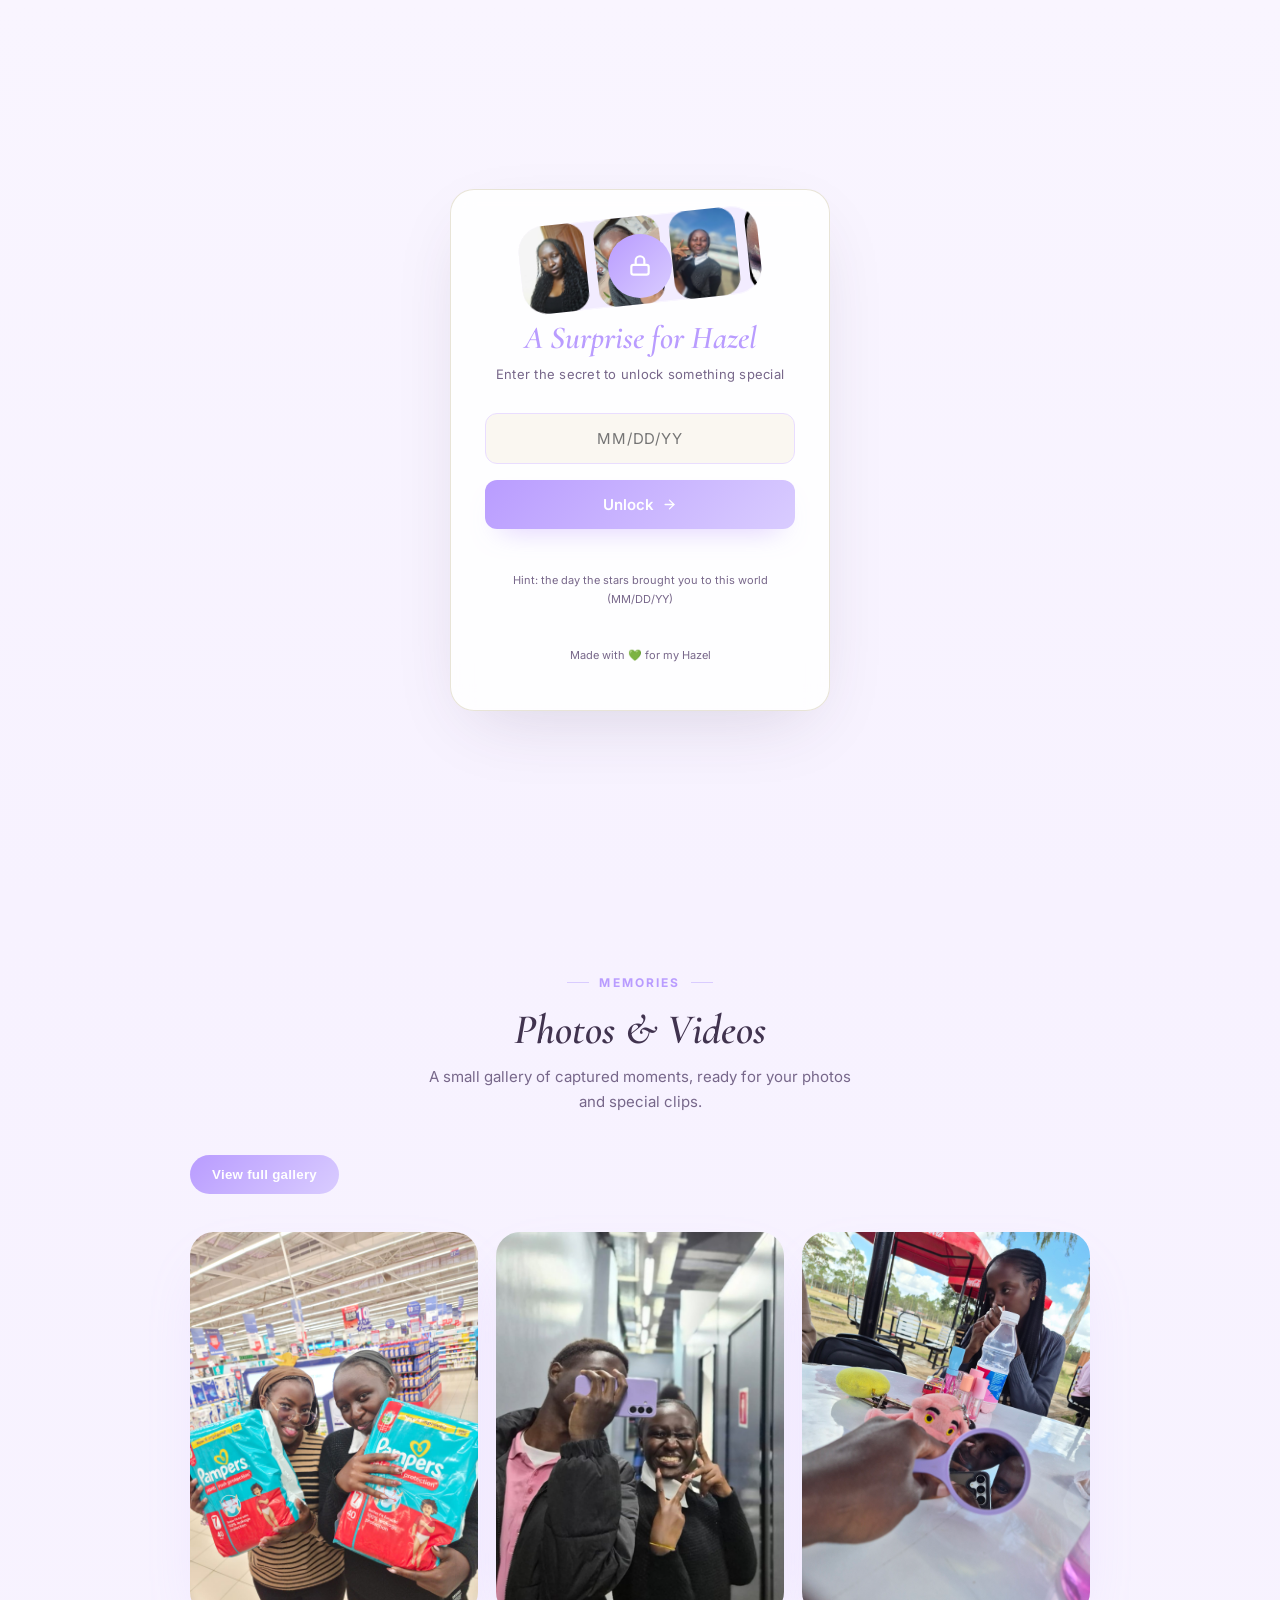
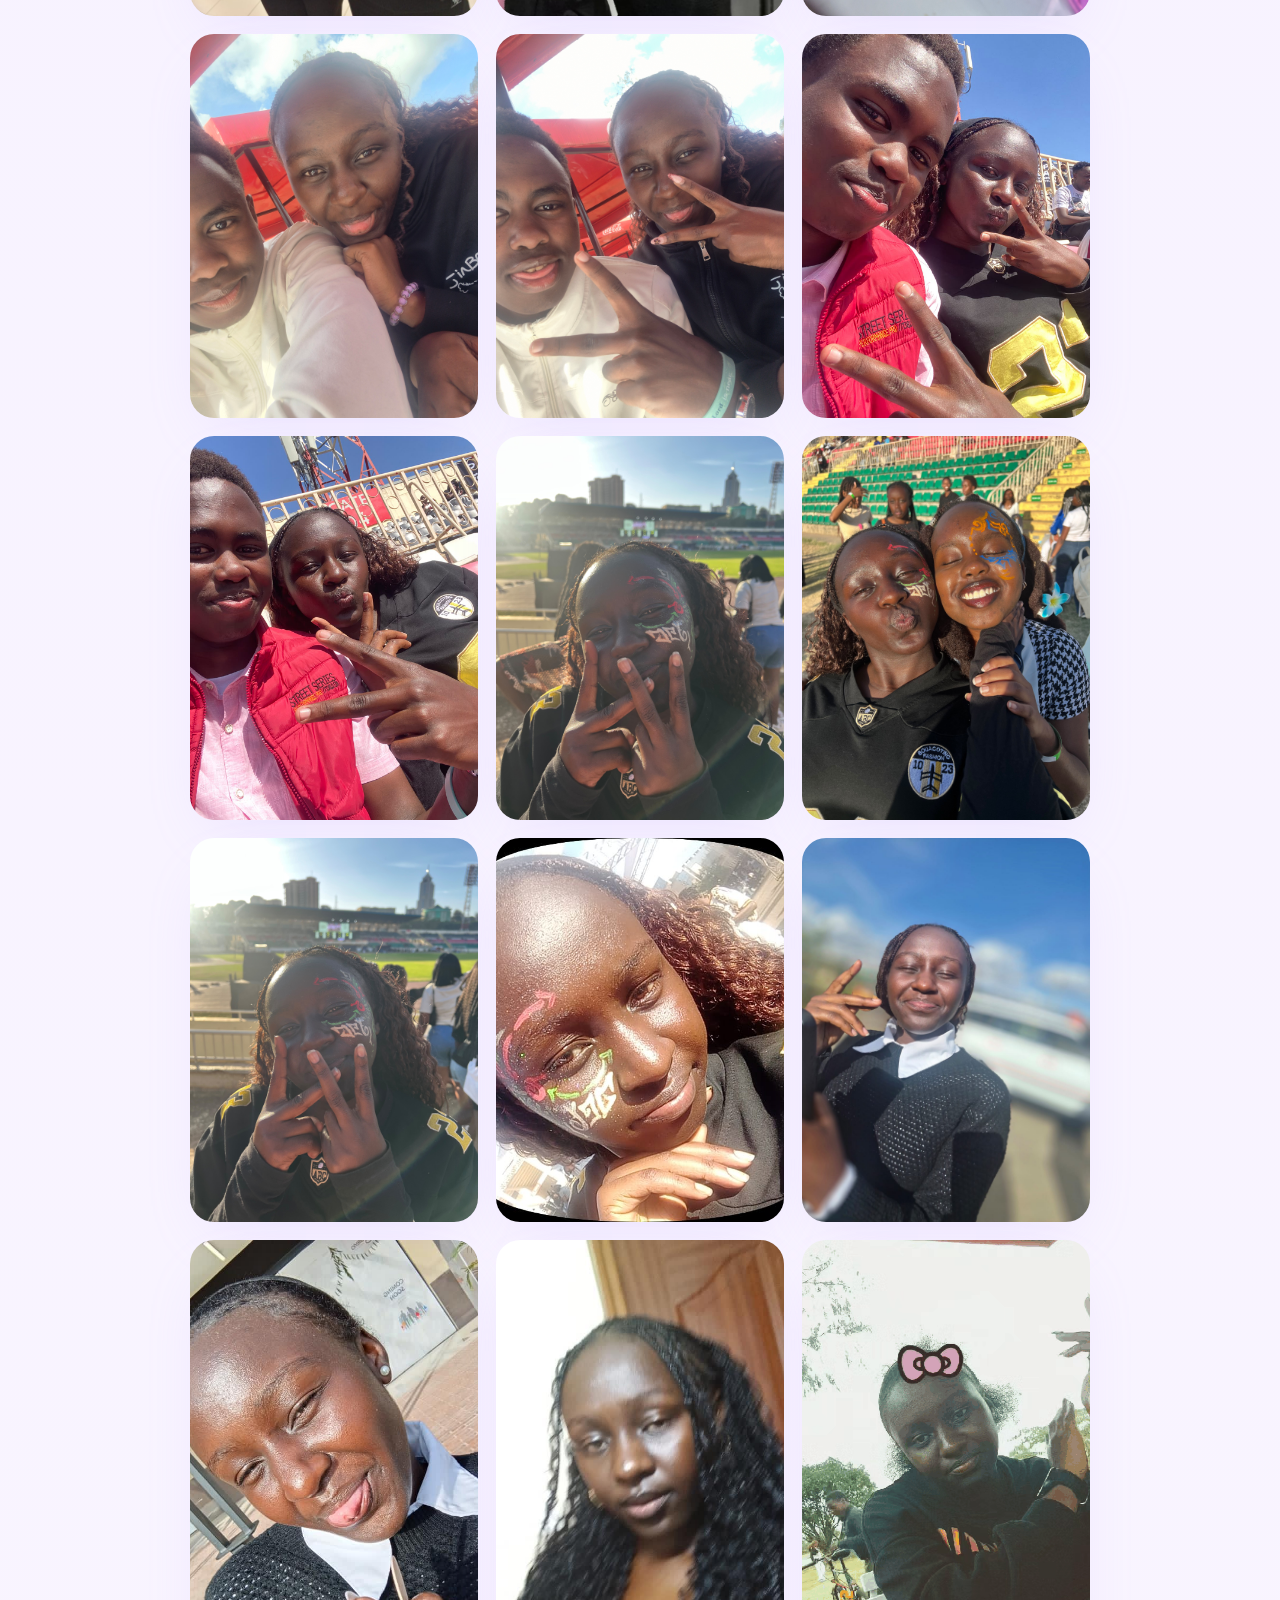
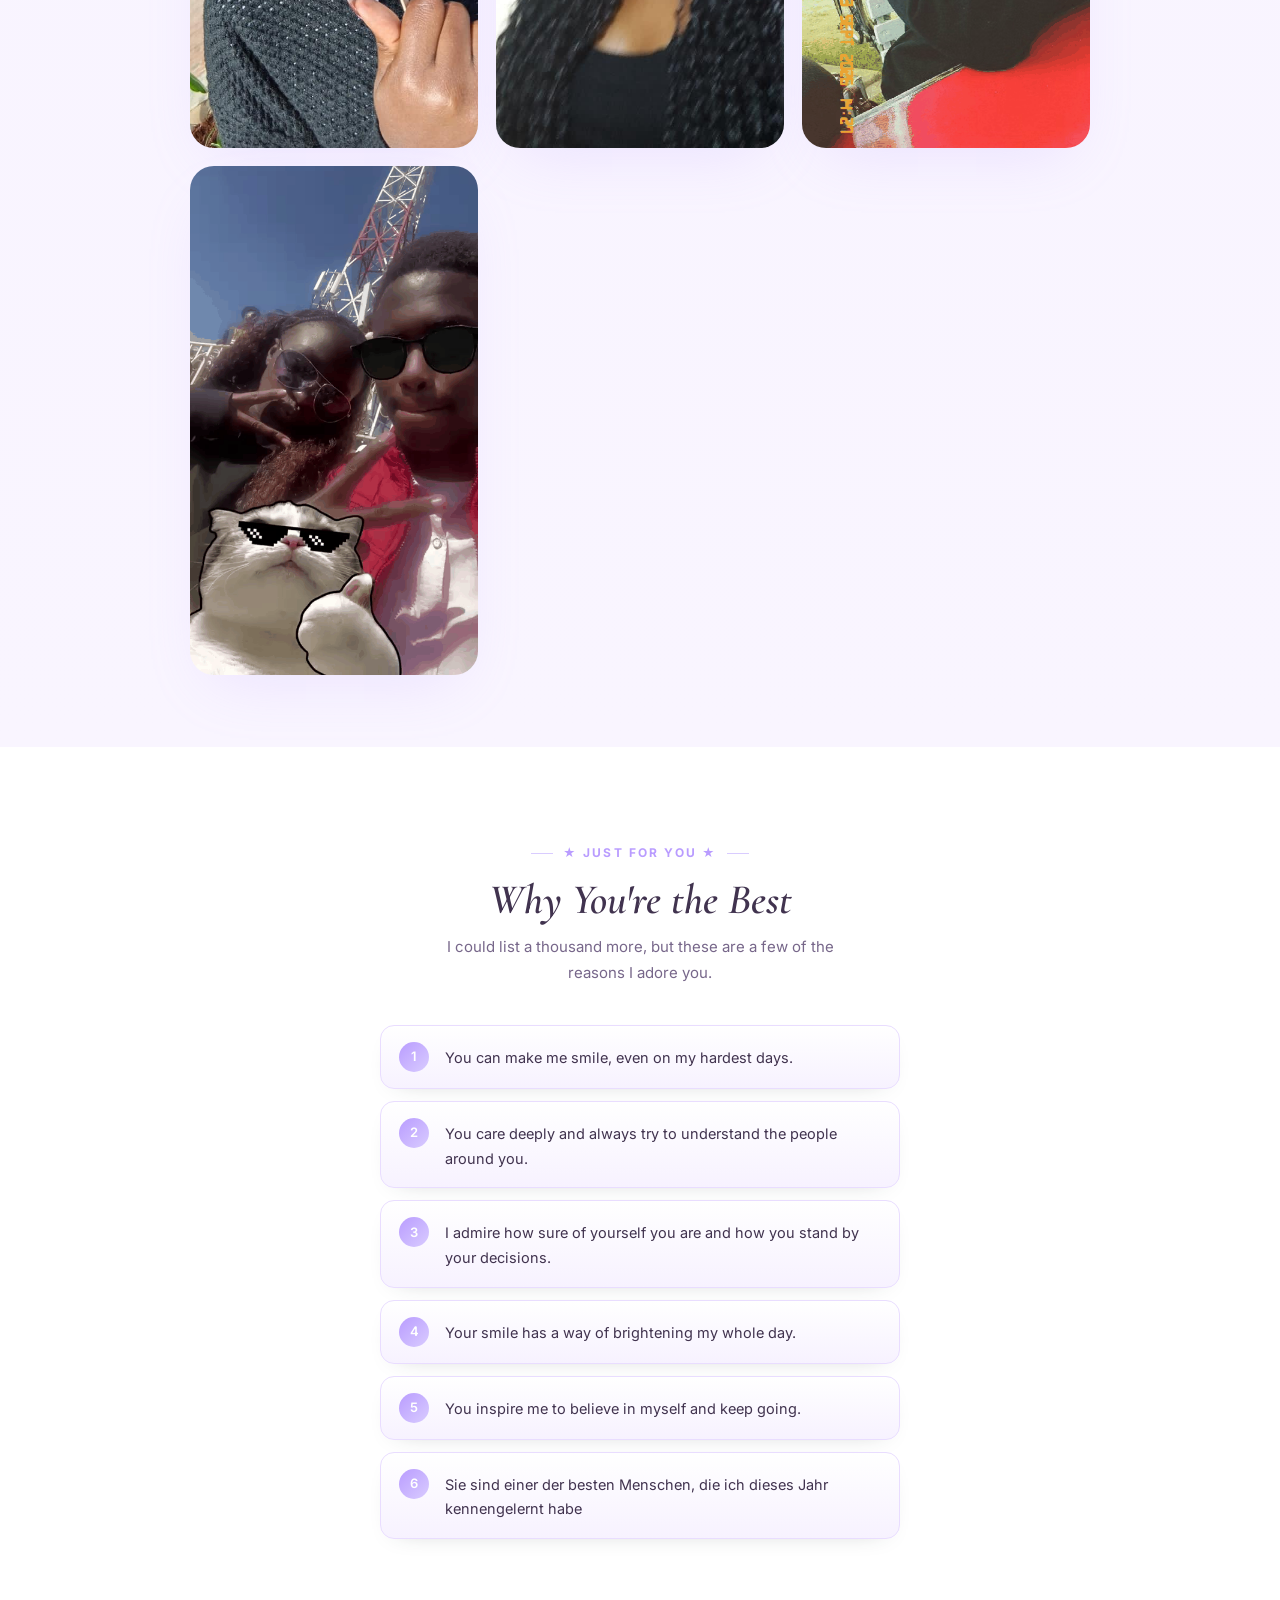
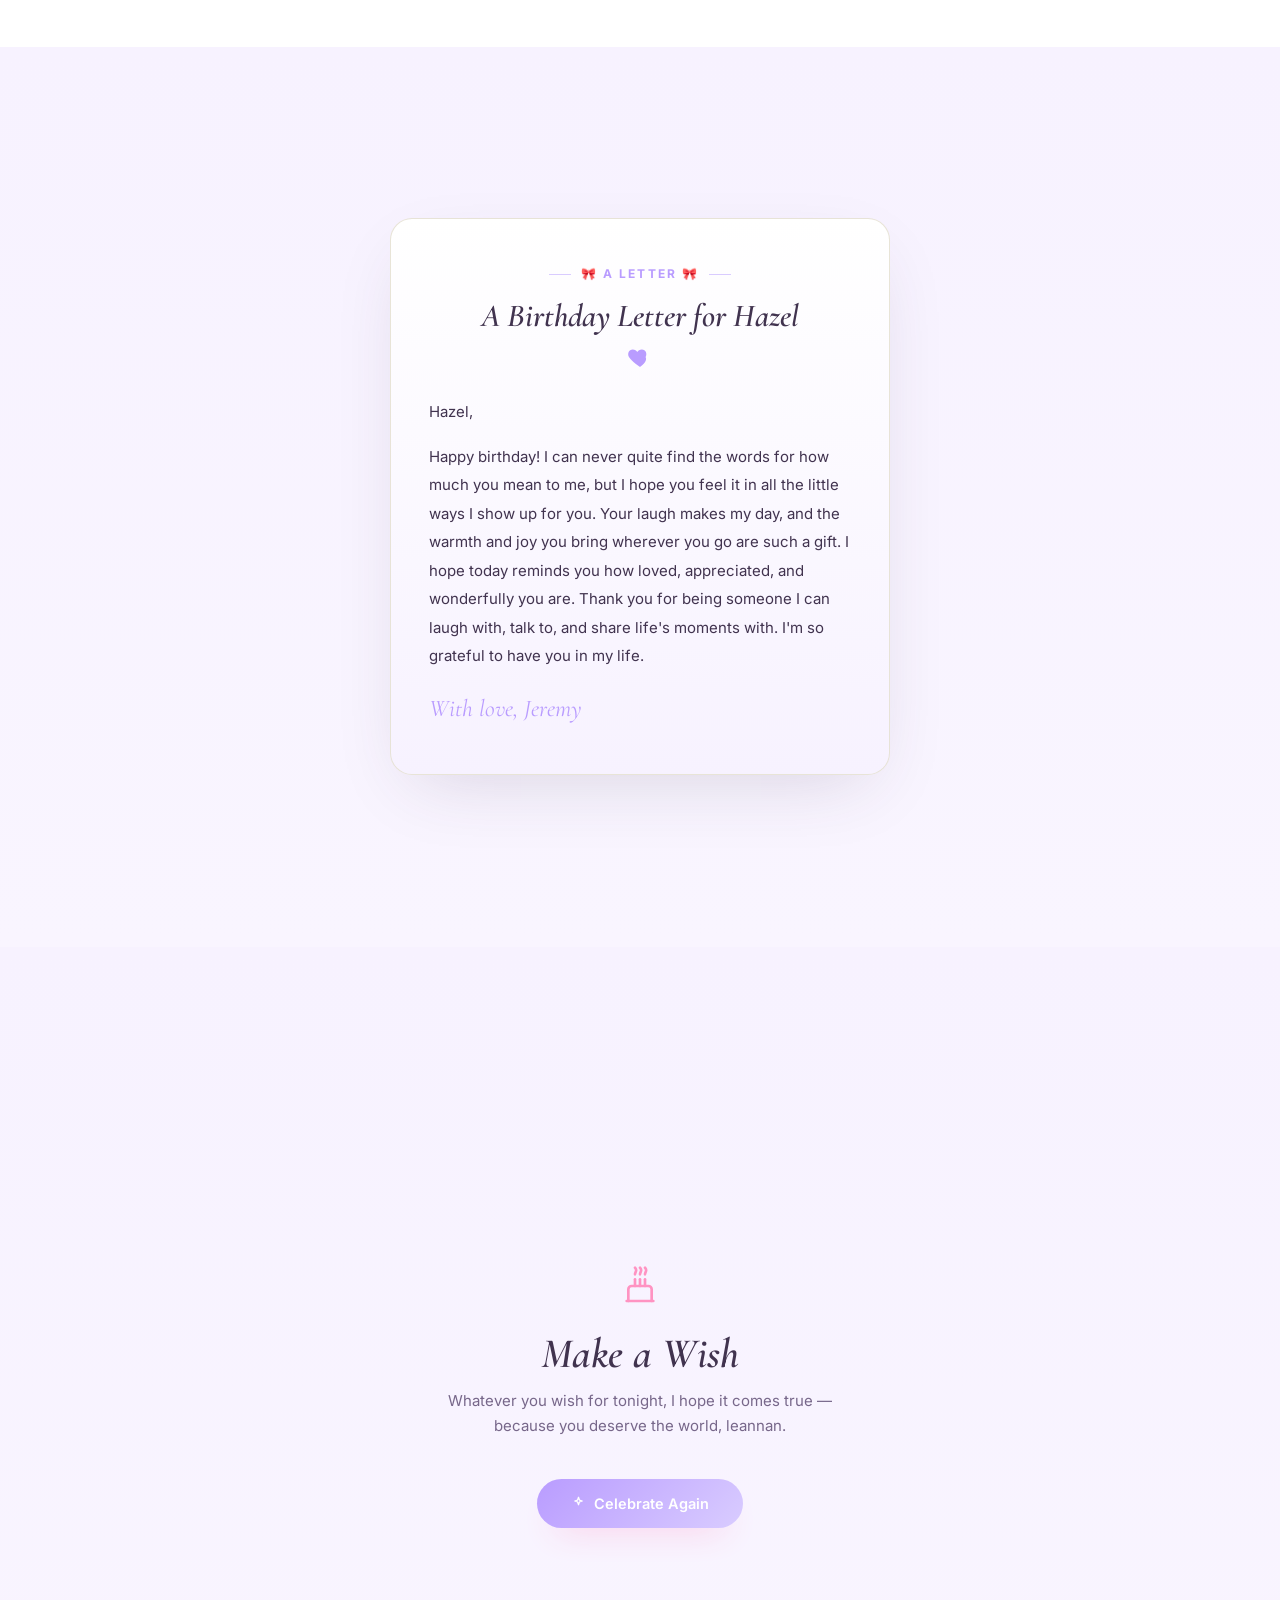
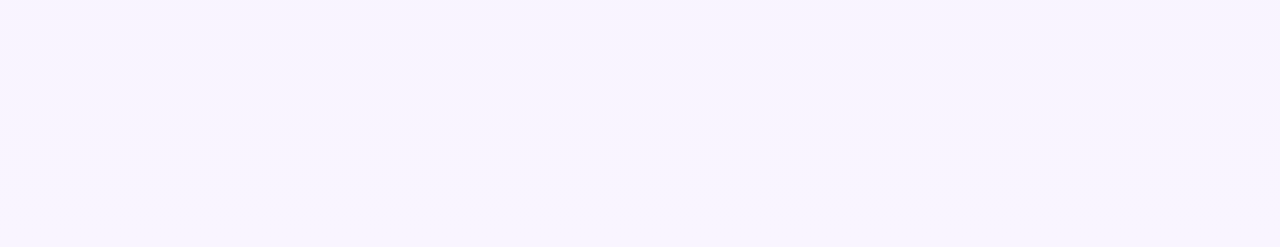
<file: index.html>
<!DOCTYPE html>
<html lang="en">
<head>
<meta charset="UTF-8">
<meta name="viewport" content="width=device-width, initial-scale=1.0">
<title>A Surprise for Hazel</title>
<link rel="preconnect" href="https://fonts.googleapis.com">
<link href="https://fonts.googleapis.com/css2?family=Cormorant+Garamond:ital,wght@0,500;0,600;1,500&family=Italiana&family=Inter:wght@400;500;600&display=swap" rel="stylesheet">
<link rel="stylesheet" href="styles.css">
</head>
<body>

<!-- ================= LOCK ================= -->
  <section class="section" id="lock">
    <div class="lock-card">
      <div class="lock-icon-wrap">
        <div class="lock-track">
          <div class="track-scroller" id="slideTrack"></div>
        </div>
        <div class="lock-icon">
          <svg width="26" height="26" viewBox="0 0 24 24" fill="none" stroke="#fff" stroke-width="2" stroke-linecap="round" stroke-linejoin="round"><rect x="4" y="11" width="16" height="9" rx="2"/><path d="M8 11V7a4 4 0 0 1 8 0v4"/></svg>
        </div>
      </div>
      <div class="lock-title">A Surprise for Hazel</div>
      <div class="lock-sub">Enter the secret to unlock something special</div>
      <input type="text" class="lock-input" id="lockInput" placeholder="MM/DD/YY" maxlength="8">
      <button class="lock-btn" onclick="tryUnlock()">Unlock
        <svg width="15" height="15" viewBox="0 0 24 24" fill="none" stroke="#fff" stroke-width="2.2" stroke-linecap="round" stroke-linejoin="round"><line x1="5" y1="12" x2="19" y2="12"/><polyline points="12 5 19 12 12 19"/></svg>
      </button>
      <div class="lock-error" id="lockError"></div>
      <div class="lock-hint">Hint: the day the stars brought you to this world (MM/DD/YY)</div>
      <div class="lock-made">Made with 💚 for my Hazel</div>
    </div>
  </section>

  <!-- ================= GIFTS ================= -->
  <section class="section" id="gifts">
    <div class="gifts-wrap">
      <div class="eyebrow">Tap to open</div>
      <h2 class="title">Your Gifts</h2>
      <p class="subtitle">Three little boxes, each holding a little  magic.</p>
      <div class="gift-grid" id="giftGrid"></div>
    </div>
    <div class="scroll-cue" onclick="document.getElementById('gallery').scrollIntoView()">
      Scroll down
      <svg width="16" height="16" viewBox="0 0 24 24" fill="none" stroke="#6b7a72" stroke-width="2" stroke-linecap="round" stroke-linejoin="round"><line x1="12" y1="5" x2="12" y2="19"/><polyline points="19 12 12 19 5 12"/></svg>
    </div>
  </section>

  <!-- ================= GALLERY ================= -->
  <section class="section" id="gallery">
    <div class="gallery-wrap">
      <div class="eyebrow">Memories</div>
      <h2 class="title">Photos & Videos</h2>
      <p class="subtitle">A small gallery of captured moments, ready for your photos and special clips.</p>
      <button class="gallery-action" type="button" onclick="viewFullGallery()">View full gallery</button>
      <div class="gallery-grid" id="galleryGrid"></div>
    </div>
  </section>

  <!-- ================= REASONS ================= -->
  <section class="section" id="reasons">
    <div class="reasons-list">
      <div class="eyebrow">★ Just for you ★</div>
      <h2 class="title">Why You're the Best</h2>
      <p class="subtitle">I could list a thousand more, but these are a few of the reasons I adore you.</p>
      <div id="reasonsList"></div>
    </div>
  </section>

  <!-- ================= LETTER ================= -->
  <section class="section" id="letter">
    <div class="letter-card">
      <div class="eyebrow" style="justify-content:center;">🎀 A letter 🎀</div>
      <h2 class="title" style="font-size:32px;">A Birthday Letter for Hazel</h2>
      <div class="letter-heart">
        <svg width="26" height="26" viewBox="0 0 24 24" fill="var(--teal-1)"><path d="M12 21s-7.5-4.6-10.2-9.1C0.2 8.9 1.6 5 5.3 5c2 0 3.4 1.1 4.2 2.4C10.3 6.1 11.7 5 13.7 5c3.7 0 5.1 3.9 3.5 6.9C19.5 16.4 12 21 12 21z"/></svg>
      </div>
      <div class="letter-body">
        <p>Hazel,</p>
        <p>Happy birthday! I can never quite find the words for how much you mean to me, but I hope you feel it in all the little ways I show up for you. Your laugh makes my day, and the warmth and joy you bring wherever you go are such a gift. I hope today reminds you how loved, appreciated, and wonderfully you are. Thank you for being someone I can laugh with, talk to, and share life's moments with. I'm so grateful to have you in my life.</p>
      </div>
      <div class="letter-sign">With love, Jeremy</div>
    </div>
  </section>

  <!-- ================= WISH ================= -->
  <section class="section" id="wish">
    <div style="text-align:center; max-width:440px; position:relative; z-index:2;">
      <div class="wish-icon">
        <svg width="40" height="40" viewBox="0 0 24 24" fill="none" stroke="#ff93c2" stroke-width="1.6" stroke-linecap="round" stroke-linejoin="round">
          <path d="M4 21h16"/><path d="M5 21v-7a2 2 0 0 1 2-2h10a2 2 0 0 1 2 2v7"/>
          <path d="M9 12V8"/><path d="M12 12V8"/><path d="M15 12V8"/>
          <path d="M9 5c0-1 .7-1.6.7-2.4C9.7 1.8 9 1 9 1"/>
          <path d="M12 5c0-1 .7-1.6.7-2.4C12.7 1.8 12 1 12 1"/>
          <path d="M15 5c0-1 .7-1.6.7-2.4C15.7 1.8 15 1 15 1"/>
        </svg>
      </div>
      <h2 class="title" style="color: var(--ink);">Make a Wish</h2>
      <p class="subtitle">Whatever you wish for tonight, I hope it comes true &mdash; because you deserve the world, leannan.</p>
      <button class="wish-btn" onclick="celebrate()" style="margin-left:auto; margin-right:auto;">
        <svg width="15" height="15" viewBox="0 0 24 24" fill="none" stroke="#fff" stroke-width="2" stroke-linecap="round" stroke-linejoin="round"><path d="M12 2l1.5 4.5L18 8l-4.5 1.5L12 14l-1.5-4.5L6 8l4.5-1.5z"/></svg>
        Celebrate Again
      </button>
    </div>
    <div id="confettiWrap"></div>
  </section>

<!-- ================= GIFT MODAL ================= -->
<div class="modal-backdrop" id="giftModal" onclick="if(event.target===this) closeGiftModal()">
  <div class="modal">
    <button class="modal-close" onclick="closeGiftModal()">✕</button>
    <div class="modal-icon" id="modalIcon"></div>
    <div class="modal-title" id="modalTitle"></div>
    <div class="modal-text" id="modalText"></div>
  </div>
</div>

<!-- ================= GALLERY MODAL ================= -->
<div class="modal-backdrop" id="galleryModal" onclick="if(event.target===this) closeGalleryModal()">
  <div class="modal gallery-modal">
    <button class="modal-close" onclick="closeGalleryModal()">✕</button>
    <div class="gallery-modal-content" id="galleryModalContent"></div>
  </div>
</div>

<script src="KJ.js"></script>
</body>
</html
</file>
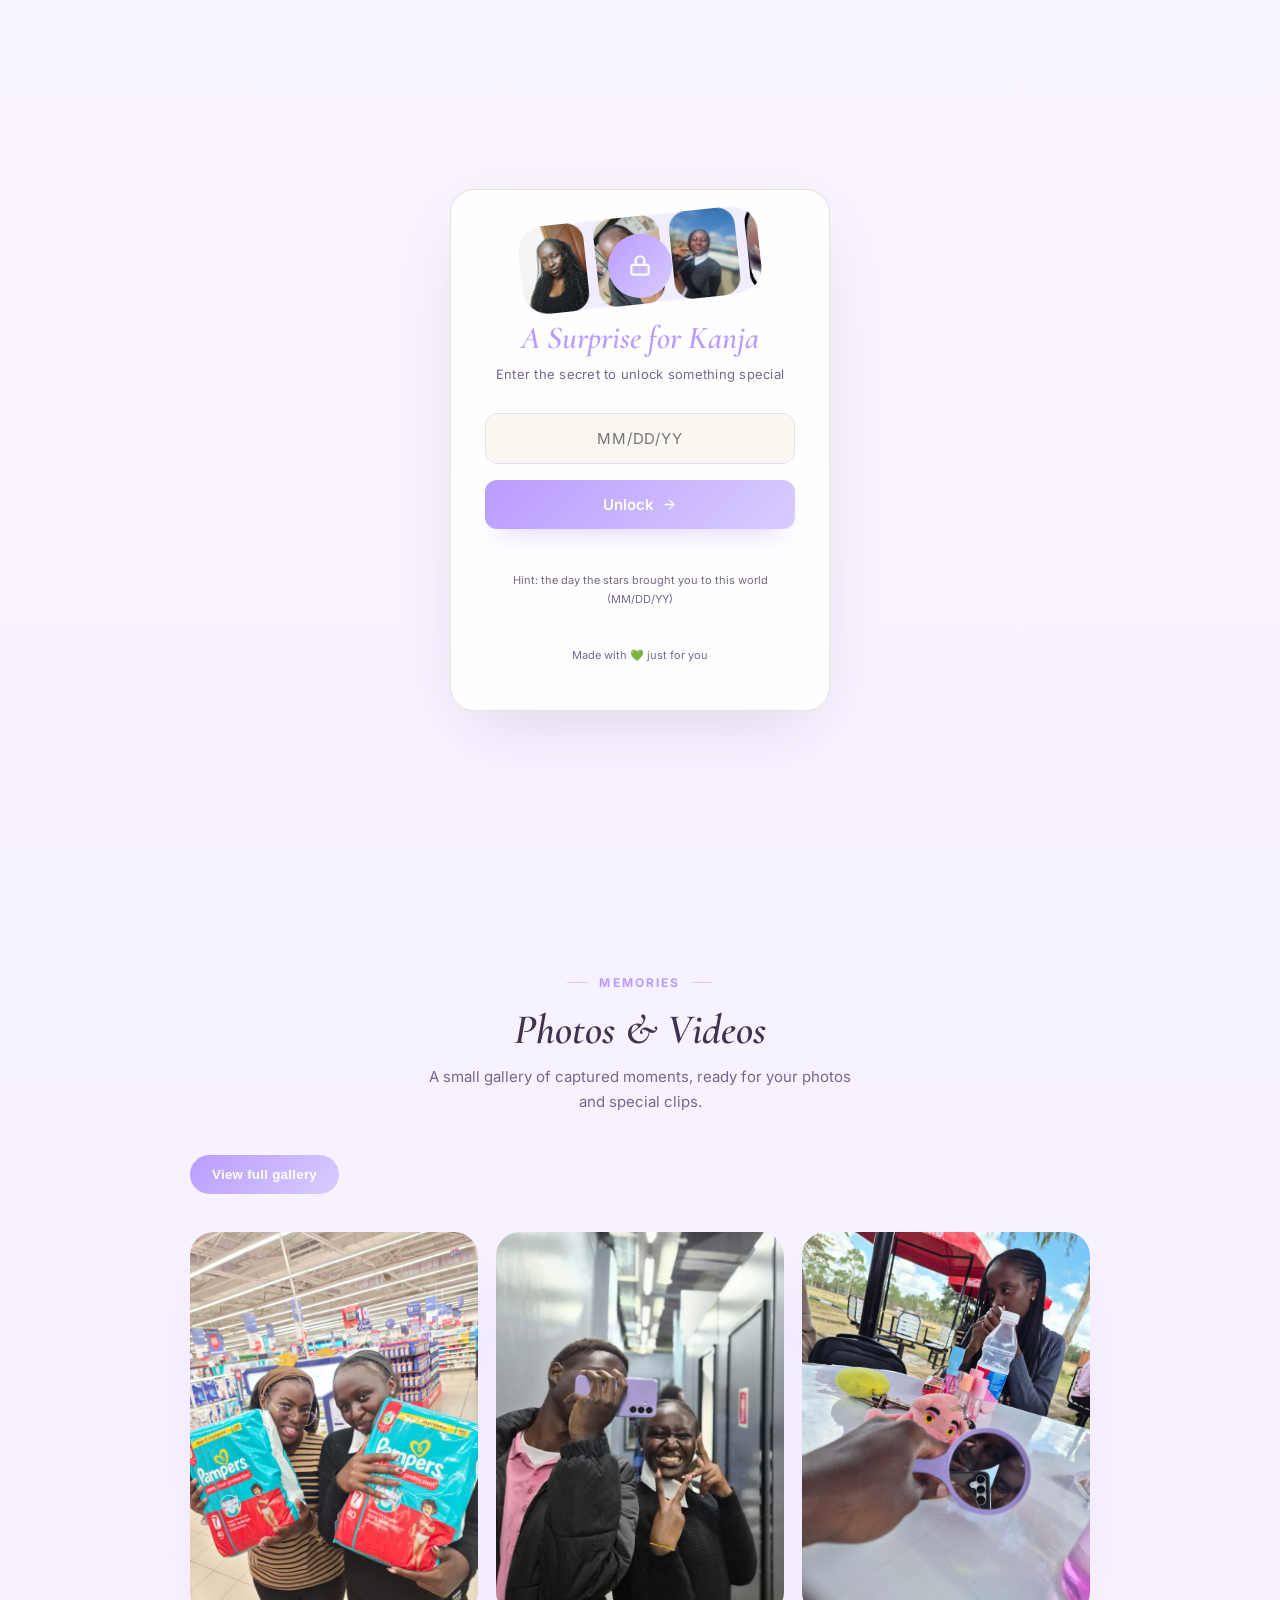
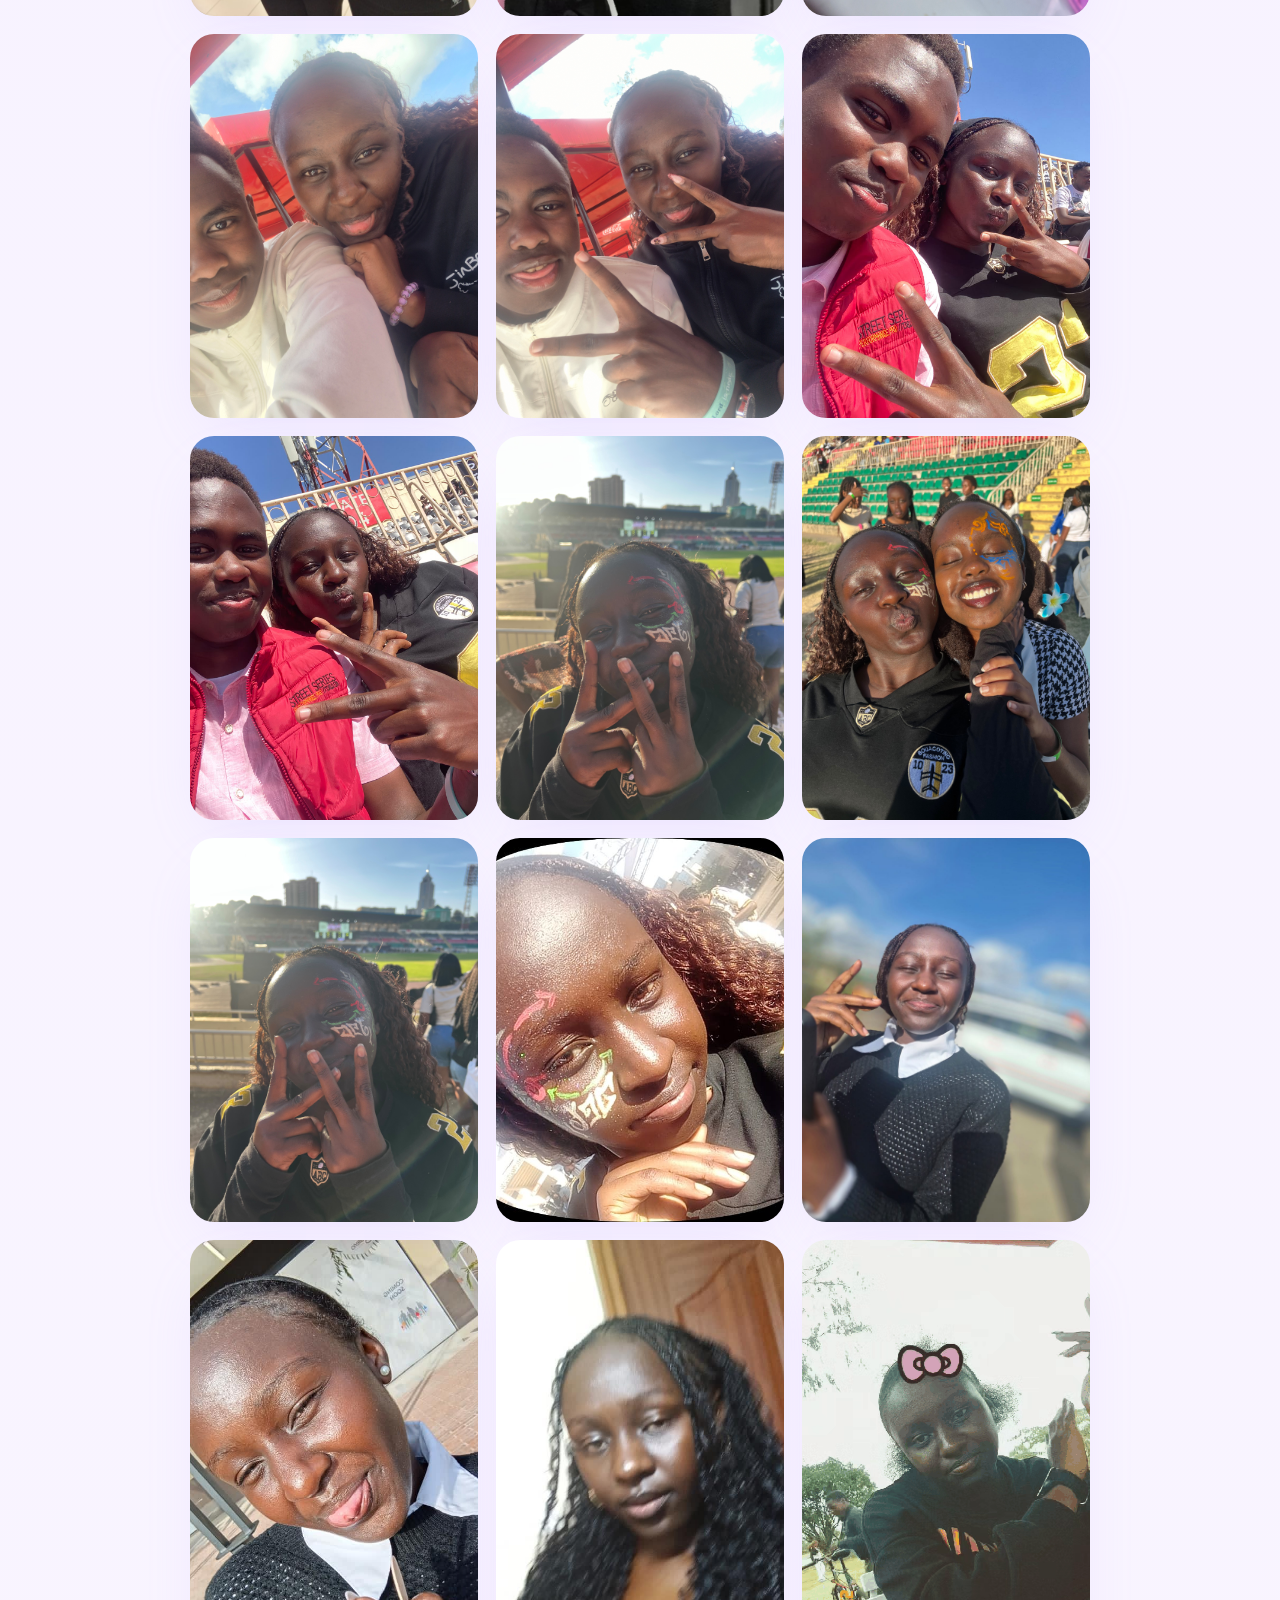
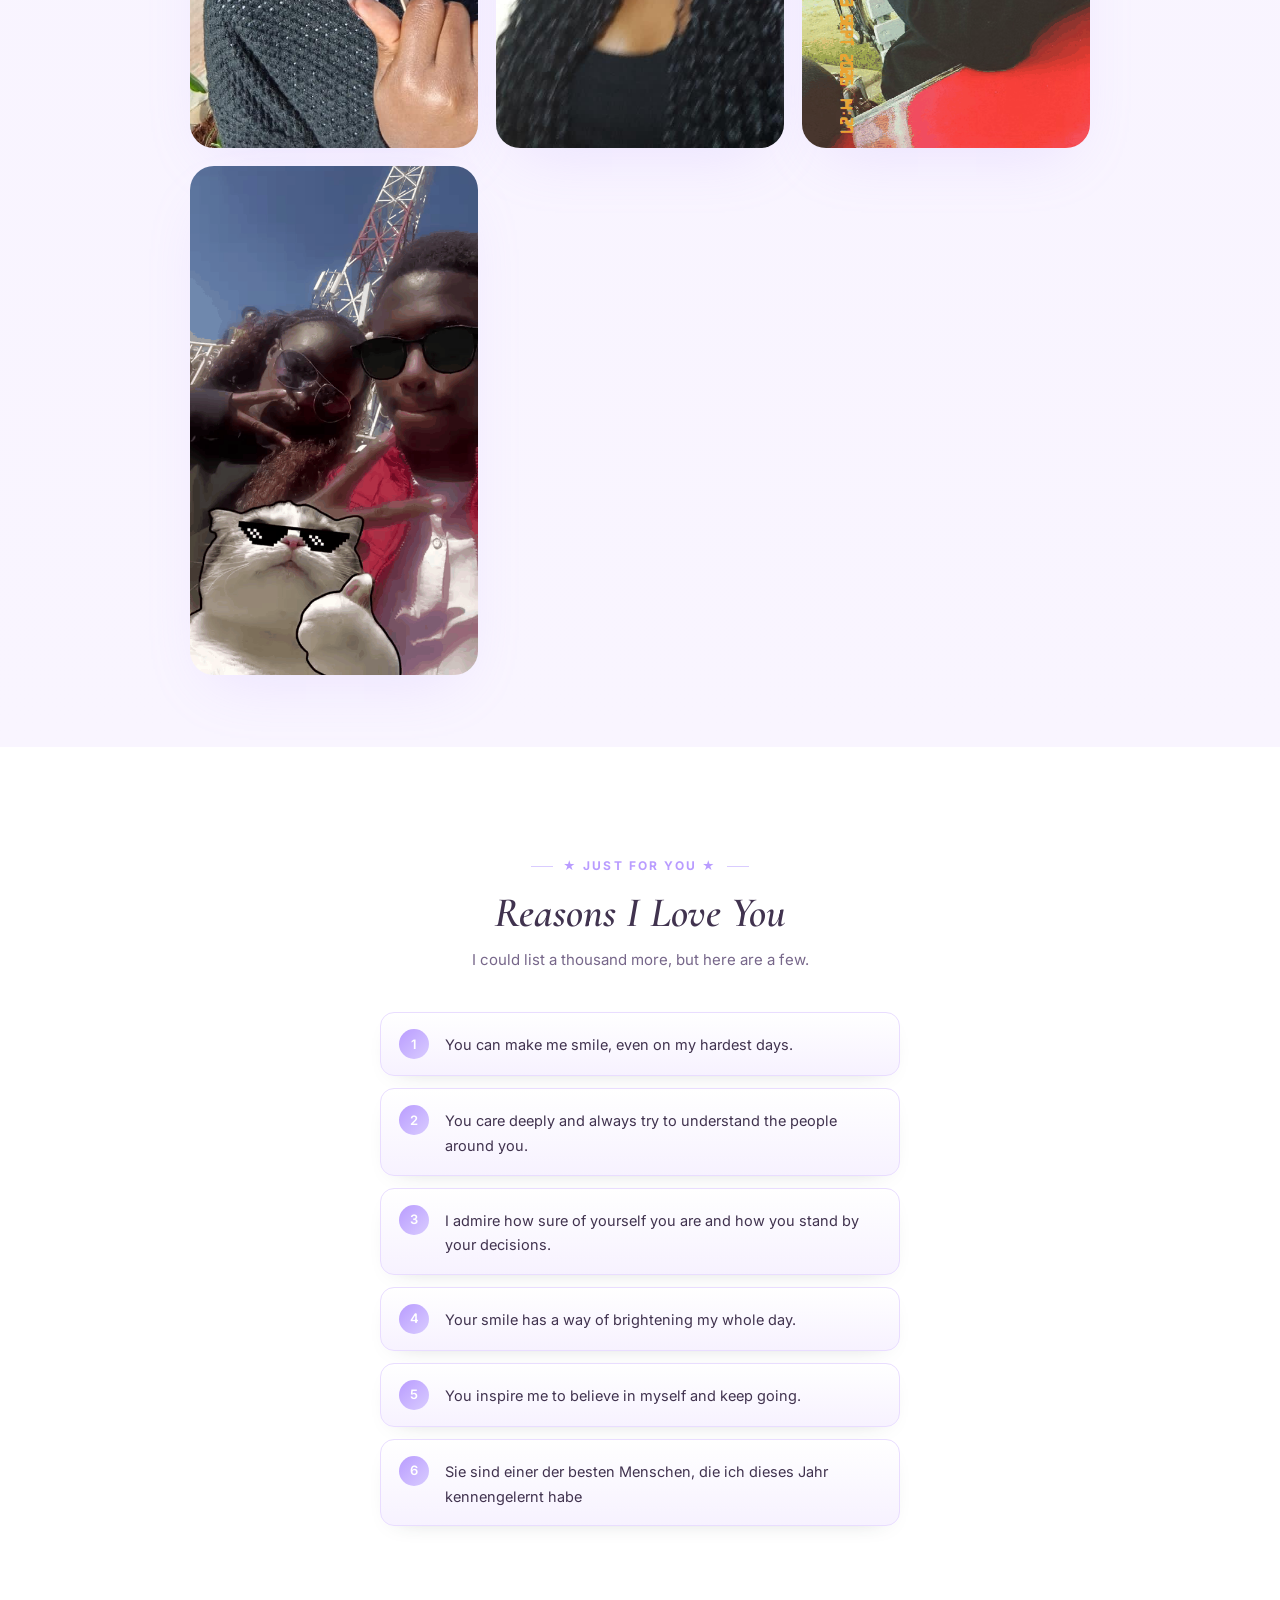
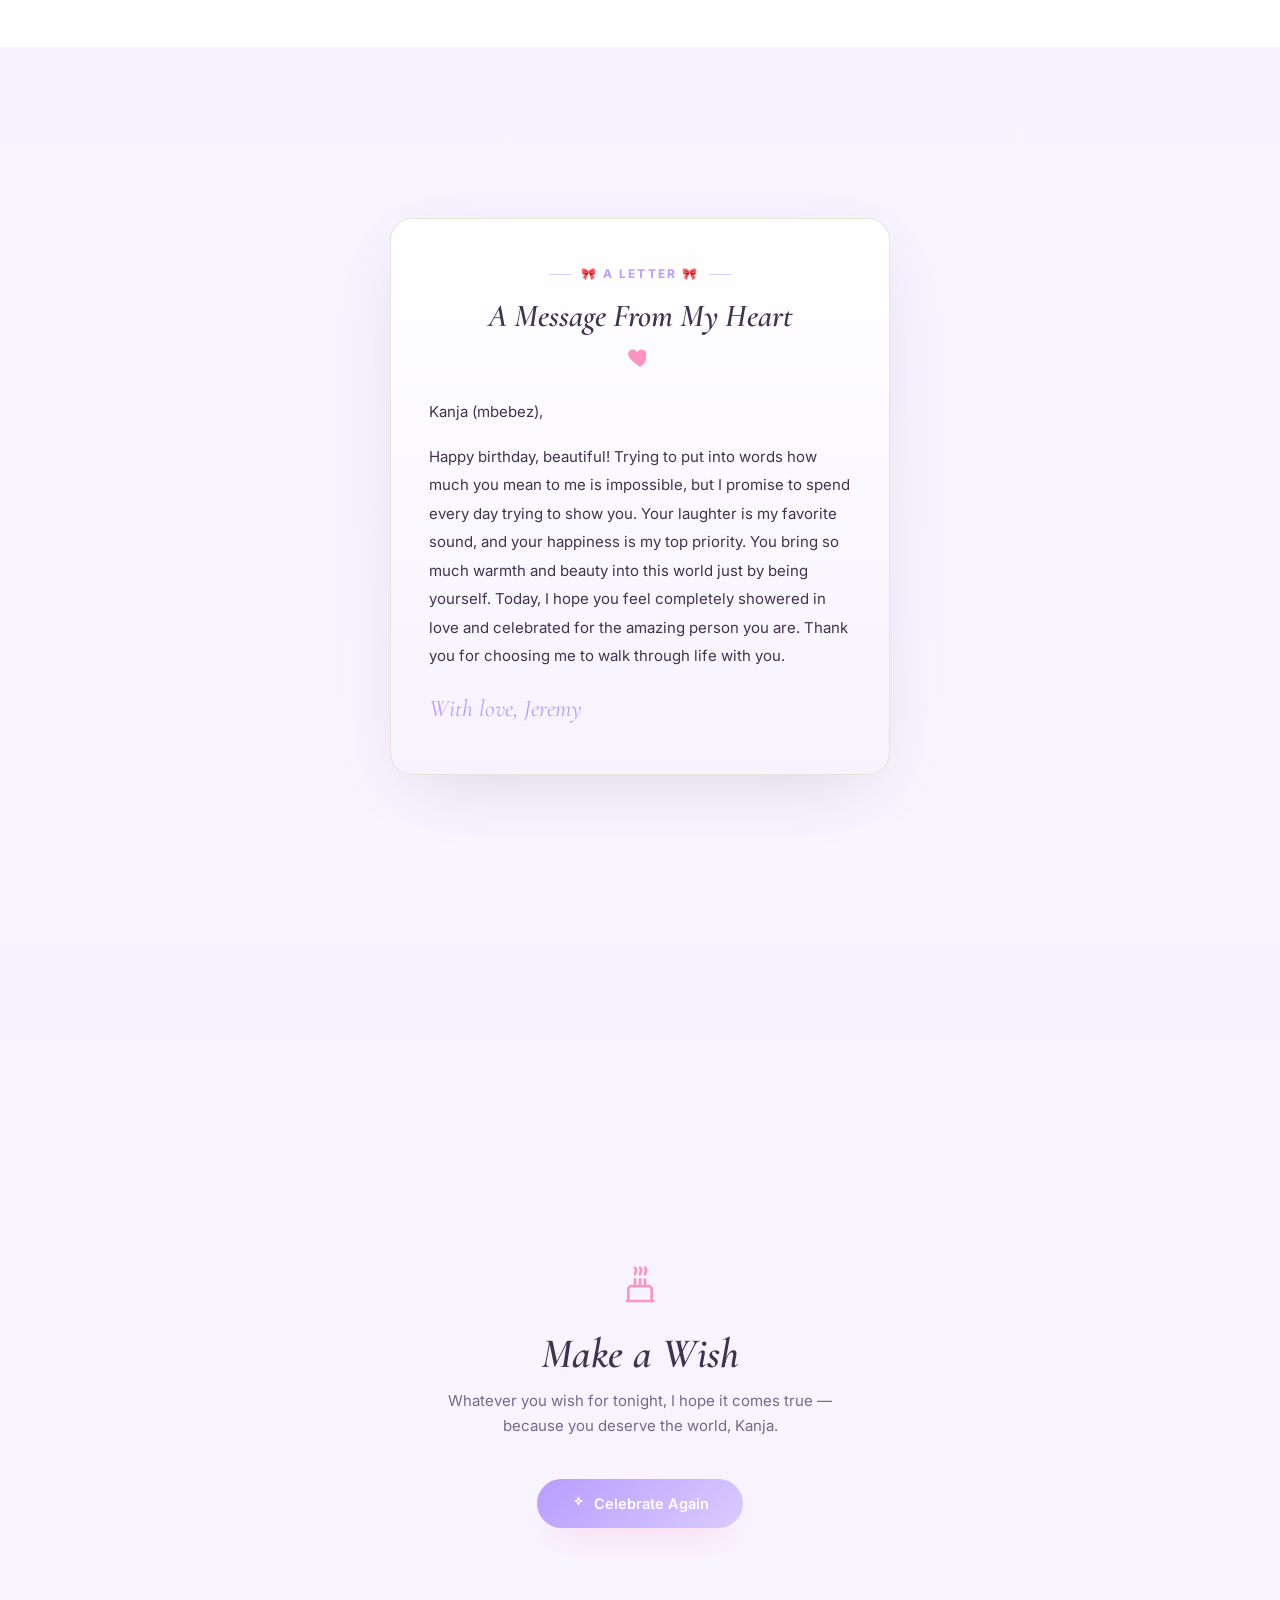
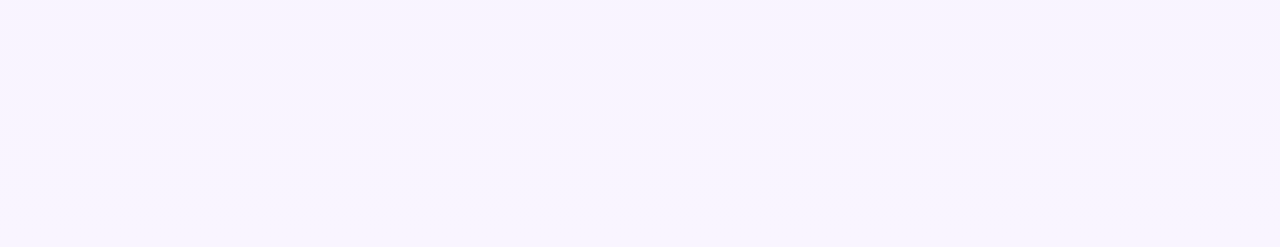
<file: KJ.html>
<!DOCTYPE html>
<html lang="en">
<head>
<meta charset="UTF-8">
<meta name="viewport" content="width=device-width, initial-scale=1.0">
<title>A Surprise for Kanja</title>
<link rel="preconnect" href="https://fonts.googleapis.com">
<link href="https://fonts.googleapis.com/css2?family=Cormorant+Garamond:ital,wght@0,500;0,600;1,500&family=Italiana&family=Inter:wght@400;500;600&display=swap" rel="stylesheet">
<link rel="stylesheet" href="styles.css">
</head>
<body>

<!-- ================= LOCK ================= -->
  <section class="section" id="lock">
    <div class="lock-card">
      <div class="lock-icon-wrap">
        <div class="lock-track">
          <div class="track-scroller" id="slideTrack"></div>
        </div>
        <div class="lock-icon">
          <svg width="26" height="26" viewBox="0 0 24 24" fill="none" stroke="#fff" stroke-width="2" stroke-linecap="round" stroke-linejoin="round"><rect x="4" y="11" width="16" height="9" rx="2"/><path d="M8 11V7a4 4 0 0 1 8 0v4"/></svg>
        </div>
      </div>
      <div class="lock-title">A Surprise for Kanja</div>
      <div class="lock-sub">Enter the secret to unlock something special</div>
      <input type="text" class="lock-input" id="lockInput" placeholder="MM/DD/YY" maxlength="8">
      <button class="lock-btn" onclick="tryUnlock()">Unlock
        <svg width="15" height="15" viewBox="0 0 24 24" fill="none" stroke="#fff" stroke-width="2.2" stroke-linecap="round" stroke-linejoin="round"><line x1="5" y1="12" x2="19" y2="12"/><polyline points="12 5 19 12 12 19"/></svg>
      </button>
      <div class="lock-error" id="lockError"></div>
      <div class="lock-hint">Hint: the day the stars brought you to this world (MM/DD/YY)</div>
      <div class="lock-made">Made with 💚 just for you</div>
    </div>
  </section>

  <!-- ================= GIFTS ================= -->
  <section class="section" id="gifts">
    <div class="gifts-wrap">
      <div class="eyebrow">Tap to open</div>
      <h2 class="title">Your Gifts</h2>
      <p class="subtitle">Five little boxes, each holding a piece of my heart.</p>
      <button class="gallery-action" type="button" onclick="viewFullGallery()">View full gallery</button>
      <div class="gift-grid" id="giftGrid"></div>
    </div>
    <div class="scroll-cue" onclick="document.getElementById('gallery').scrollIntoView()">
      Scroll down
      <svg width="16" height="16" viewBox="0 0 24 24" fill="none" stroke="#6b7a72" stroke-width="2" stroke-linecap="round" stroke-linejoin="round"><line x1="12" y1="5" x2="12" y2="19"/><polyline points="19 12 12 19 5 12"/></svg>
    </div>
  </section>

  <!-- ================= GALLERY ================= -->
  <section class="section" id="gallery">
    <div class="gallery-wrap">
      <div class="eyebrow">Memories</div>
      <h2 class="title">Photos & Videos</h2>
      <p class="subtitle">A small gallery of captured moments, ready for your photos and special clips.</p>
      <button class="gallery-action" type="button" onclick="viewFullGallery()">View full gallery</button>
      <div class="gallery-grid" id="galleryGrid"></div>
    </div>
  </section>

  <!-- ================= REASONS ================= -->
  <section class="section" id="reasons">
    <div class="reasons-list">
      <div class="eyebrow">★ Just for you ★</div>
      <h2 class="title">Reasons I Love You</h2>
      <p class="subtitle">I could list a thousand more, but here are a few.</p>
      <div id="reasonsList"></div>
    </div>
  </section>

  <!-- ================= LETTER ================= -->
  <section class="section" id="letter">
    <div class="letter-card">
      <div class="eyebrow" style="justify-content:center;">🎀 A letter 🎀</div>
      <h2 class="title" style="font-size:32px;">A Message From My Heart</h2>
      <div class="letter-heart">
        <svg width="26" height="26" viewBox="0 0 24 24" fill="#ff93c2"><path d="M12 21s-7.5-4.6-10.2-9.1C0.2 8.9 1.6 5 5.3 5c2 0 3.4 1.1 4.2 2.4C10.3 6.1 11.7 5 13.7 5c3.7 0 5.1 3.9 3.5 6.9C19.5 16.4 12 21 12 21z"/></svg>
      </div>
      <div class="letter-body">
        <p>Kanja (mbebez),</p>
        <p>Happy birthday, beautiful! Trying to put into words how much you mean to me is impossible, but I promise to spend every day trying to show you. Your laughter is my favorite sound, and your happiness is my top priority. You bring so much warmth and beauty into this world just by being yourself. Today, I hope you feel completely showered in love and celebrated for the amazing person you are. Thank you for choosing me to walk through life with you.</p>
      </div>
      <div class="letter-sign">With love, Jeremy</div></div>
    </div>
  </section>

  <!-- ================= WISH ================= -->
  <section class="section" id="wish">
    <div style="text-align:center; max-width:440px; position:relative; z-index:2;">
      <div class="wish-icon">
        <svg width="40" height="40" viewBox="0 0 24 24" fill="none" stroke="#ff93c2" stroke-width="1.6" stroke-linecap="round" stroke-linejoin="round">
          <path d="M4 21h16"/><path d="M5 21v-7a2 2 0 0 1 2-2h10a2 2 0 0 1 2 2v7"/>
          <path d="M9 12V8"/><path d="M12 12V8"/><path d="M15 12V8"/>
          <path d="M9 5c0-1 .7-1.6.7-2.4C9.7 1.8 9 1 9 1"/>
          <path d="M12 5c0-1 .7-1.6.7-2.4C12.7 1.8 12 1 12 1"/>
          <path d="M15 5c0-1 .7-1.6.7-2.4C15.7 1.8 15 1 15 1"/>
        </svg>
      </div>
      <h2 class="title" style="color: var(--ink);">Make a Wish</h2>
      <p class="subtitle">Whatever you wish for tonight, I hope it comes true &mdash; because you deserve the world, Kanja.</p>
      <button class="wish-btn" onclick="celebrate()" style="margin-left:auto; margin-right:auto;">
        <svg width="15" height="15" viewBox="0 0 24 24" fill="none" stroke="#fff" stroke-width="2" stroke-linecap="round" stroke-linejoin="round"><path d="M12 2l1.5 4.5L18 8l-4.5 1.5L12 14l-1.5-4.5L6 8l4.5-1.5z"/></svg>
        Celebrate Again
      </button>
    </div>
    <div id="confettiWrap"></div>
  </section>

<!-- ================= GIFT MODAL ================= -->
<div class="modal-backdrop" id="giftModal" onclick="if(event.target===this) closeGiftModal()">
  <div class="modal">
    <button class="modal-close" onclick="closeGiftModal()">✕</button>
    <div class="modal-icon" id="modalIcon"></div>
    <div class="modal-title" id="modalTitle"></div>
    <div class="modal-text" id="modalText"></div>
  </div>
</div>

<!-- ================= GALLERY MODAL ================= -->
<div class="modal-backdrop" id="galleryModal" onclick="if(event.target===this) closeGalleryModal()">
  <div class="modal gallery-modal">
    <button class="modal-close" onclick="closeGalleryModal()">✕</button>
    <div class="gallery-modal-content" id="galleryModalContent"></div>
  </div>
</div>

<script src="KJ.js"></script>
</body>
</html>
</file>
<file: styles.css>
:root{
  --cream: #f7f2ff;
  --paper: #ffffff;
  --ink: #41334f;
  --ink-soft: #77678a;
  --teal-1: #b99cff;
  --teal-2: #d9ccff;
  --line: #e9ddff;
  --shadow-soft: 0 24px 60px -24px rgba(185, 156, 255, 0.24);
  --shadow-card: 0 24px 70px -24px rgba(65,51,79,0.18);
  --font-display: 'Italiana', serif;
  --font-script: 'Cormorant Garamond', serif;
  --font-body: 'Inter', sans-serif;
}

*{ box-sizing:border-box; margin:0; padding:0; }
html{ scroll-behavior:smooth; }
body{
  background:
    radial-gradient(circle at top left, rgba(185,156,255,0.14), transparent 30%),
    radial-gradient(circle at top right, rgba(217,204,255,0.16), transparent 32%),
    linear-gradient(180deg, #f9f5ff 0%, var(--cream) 100%);
  color: var(--ink);
  font-family: var(--font-body);
  font-size: 15px;
  line-height: 1.8;
  min-height:100vh;
  overflow-x:hidden;
  -webkit-font-smoothing: antialiased;
}

.section{
  min-height:100vh;
  display:flex;
  align-items:center;
  justify-content:center;
  padding: 72px 20px;
  position:relative;
}

/* ================= LOCK SCREEN ================= */
#lock{ background: linear-gradient(180deg, #f9f5ff, var(--cream)); }
.lock-card{
  position: relative;
  background: rgba(255,255,255,0.86);
  backdrop-filter: blur(10px);
  border-radius: 24px;
  padding: 44px 34px;
  max-width: 380px;
  width:100%;
  text-align:center;
  box-shadow: var(--shadow-card);
  border: 1px solid rgba(230, 225, 211, 0.9);
  overflow: visible;
}
.lock-icon-wrap{
  position: relative;
  width: 64px;
  height: 64px;
  margin:0 auto 22px;
  z-index: 1;
}
.lock-track{
  position:absolute;
  left:50%;
  top: -18px;
  width: 240px;
  height: 88px;
  border-radius: 26px;
  background: rgba(185,156,255,0.18);
  box-shadow: inset 0 0 0 1px rgba(255,255,255,0.55);
  overflow:hidden;
  transform: translateX(-50%) rotate(-6deg);
  z-index: 0;
}

.track-scroller{
  display:flex; align-items:center; gap:10px;
  will-change:transform;
  animation: scroll-left 12s linear infinite;
}
.track-scroller img{
  width:240px; height:88px; object-fit:cover; border-radius:18px;
  filter: brightness(0.96);
  display:block;
}
@keyframes scroll-left {
  0% { transform: translateX(0); }
  100% { transform: translateX(-50%); }
}
.lock-icon{
  position:absolute;
  inset:0;
  width:64px; height:64px; border-radius:50%;
  background: linear-gradient(135deg, var(--teal-1), var(--teal-2));
  display:flex; align-items:center; justify-content:center;
  z-index:1;
}
.lock-title{
  font-family: var(--font-script);
  font-style: italic;
  font-size: 32px;
  line-height: 1.1;
  font-weight: 600;
  color: var(--teal-1);
  margin-bottom: 8px;
}
.lock-sub{ font-size: 13px; color: var(--ink-soft); margin-bottom: 26px; letter-spacing: 0.02em; }
.lock-input{
  width:100%; padding: 15px 18px; border-radius: 12px;
  border: 1.5px solid var(--line); background: rgba(250,247,240,0.9);
  font-family: var(--font-body); font-size: 15px; text-align:center;
  letter-spacing: 0.06em; color: var(--ink); outline:none;
  margin-bottom: 16px; transition: border-color .2s ease, box-shadow .2s ease, transform .2s ease;
  -webkit-appearance: none;
  appearance: none;
}
.lock-input:focus{ border-color: var(--teal-1); box-shadow: 0 0 0 4px rgba(185,156,255,0.18); transform: translateY(-1px); }
.lock-btn{
  width:100%; padding: 15px; border:none; border-radius:12px;
  background: linear-gradient(135deg, var(--teal-1), var(--teal-2));
  color:#fff; font-family: var(--font-body); font-weight:600; font-size:15px;
  cursor:pointer; display:flex; align-items:center; justify-content:center; gap:8px;
  transition: transform .2s ease, box-shadow .2s ease, opacity .2s ease;
  box-shadow: 0 14px 28px -16px rgba(185,156,255,0.7);
}
.lock-btn:hover{ transform: translateY(-1px); box-shadow: 0 18px 30px -16px rgba(185,156,255,0.8); }
.lock-btn:active{ opacity:.85; transform: translateY(0); }
.lock-hint{ font-size:11px; color: var(--ink-soft); margin-top: 18px; }
.lock-error{ font-size:12px; color:#c9634f; margin-top:10px; min-height:14px; }
.lock-made{ font-size:11px; color: var(--ink-soft); margin-top:36px; }

/* ================= EYEBROW / TITLES ================= */
.eyebrow{
  font-size: 12px; letter-spacing: 0.18em; text-transform:uppercase;
  color: var(--teal-1); font-weight:700; margin-bottom:14px;
  display:flex; align-items:center; justify-content:center; gap:10px;
}
.eyebrow::before, .eyebrow::after{ content:''; width:22px; height:1px; background: var(--teal-2); }
h2.title{
  font-family: var(--font-script); font-style: italic; font-weight:600;
  font-size: 42px; line-height: 1.05; text-align:center; margin-bottom: 12px; color: var(--ink);
}
.subtitle{ text-align:center; color: var(--ink-soft); font-size:15px; max-width:430px; margin: 0 auto 40px; line-height: 1.7; }

/* ================= SCROLL CUE ================= */
.scroll-cue{
  position:absolute; bottom:26px; left:50%; transform:translateX(-50%);
  font-size:11px; letter-spacing:.15em; color: var(--ink-soft); text-transform:uppercase;
  display:flex; flex-direction:column; align-items:center; gap:6px;
}
.scroll-cue svg{ animation: bob 1.8s infinite ease-in-out; }
@keyframes bob{ 0%,100%{transform:translateY(0);} 50%{transform:translateY(6px);} }

/* ================= GIFTS ================= */
#gifts{ display:none; flex-direction:column; }
#gifts.reveal{ display:flex; }
.gifts-wrap{ max-width: 640px; margin: 0 auto; width:100%; }
.gift-grid{
  display:grid; grid-template-columns: repeat(3, 1fr); gap: 26px 20px;
  margin-top: 10px;
}
.gift{
  display:flex; flex-direction:column; align-items:center; gap:10px;
  cursor:pointer; background:none; border:none; font-family:var(--font-body);
  padding: 8px 6px; border-radius: 16px;
  transition: transform .2s ease, background .2s ease;
}
.gift:hover{
  transform: translateY(-3px);
  background: rgba(185,156,255,0.08);
}
.gift-box{
  width: 84px; height: 74px; position:relative;
  filter: drop-shadow(0 10px 16px rgba(185,156,255,0.25));
  transition: transform .25s ease, opacity .25s ease;
}
.gift:hover .gift-box{ transform: translateY(-4px) rotate(-1deg); }
.gift.opened .gift-box{ opacity: 0.35; transform: scale(0.94); }
.gift-body{ position:absolute; bottom:0; width:100%; height:56px; background: linear-gradient(180deg, #d9ccff, #b99cff); border-radius: 6px; }
.gift-ribbon-v{ position:absolute; bottom:0; left:50%; transform:translateX(-50%); width:14px; height:56px; background: linear-gradient(180deg, #efe5ff, var(--teal-2)); }
.gift-lid{ position:absolute; top:8px; width:100%; height:16px; background: linear-gradient(180deg, #d9ccff, #b99cff); border-radius:5px; }
.gift-bow{
  position:absolute; top:-14px; left:50%; transform:translateX(-50%) rotate(-8deg);
  width:34px; height:8px; background: linear-gradient(180deg, #efe5ff, var(--teal-2)); border-radius:5px;
}
.gift-label{ font-size: 12.5px; color: var(--ink-soft); text-align:center; font-weight:600; letter-spacing:0.02em; }

/* Gift modal */
.modal-backdrop{
  position:fixed; inset:0; background: rgba(43,58,52,0.45);
  display:none; align-items:center; justify-content:center; z-index:50; padding: 24px;
}
.modal-backdrop.open{ display:flex; }
.modal{
  background: linear-gradient(180deg, #ffffff 0%, #fbf8f2 100%); border-radius: 22px; padding: 38px 30px;
  max-width: 380px; width:100%; text-align:center; position:relative;
  box-shadow: 0 30px 70px -20px rgba(0,0,0,0.3);
  animation: pop .28s ease;
  border: 1px solid rgba(230, 225, 211, 0.9);
}
@keyframes pop{ from{ transform:scale(.92); opacity:0;} to{ transform:scale(1); opacity:1;} }
.modal-close{
  position:absolute; top:16px; right:16px; width:28px; height:28px; border-radius:50%;
  background: var(--cream); border:1px solid var(--line); cursor:pointer;
  display:flex; align-items:center; justify-content:center; color: var(--ink-soft);
}
.modal-icon{
  width:52px; height:52px; border-radius:14px; margin: 0 auto 18px;
  background: linear-gradient(135deg, var(--teal-1), var(--teal-2));
  display:flex; align-items:center; justify-content:center;
}
.modal-title{ font-family: var(--font-script); font-style:italic; font-size:26px; line-height:1.15; font-weight:600; margin-bottom:14px; color: var(--teal-1); }
.modal-text{ font-size:14.5px; line-height:1.8; color: var(--ink); }

/* ================= GALLERY ================= */
#gallery{ background: linear-gradient(180deg, var(--cream), #f9f5ff); }
.gallery-wrap{ max-width: 900px; width:100%; margin:0 auto; }
.gallery-action{
  display: inline-flex;
  margin: 0 auto 18px;
  padding: 12px 22px;
  border-radius: 999px;
  background: linear-gradient(135deg, var(--teal-1), var(--teal-2));
  color:#fff;
  border:none;
  cursor:pointer;
  font-weight:700;
  letter-spacing: .02em;
  transition: transform .2s ease, box-shadow .2s ease;
}
.gallery-action:hover{
  transform: translateY(-1px);
  box-shadow: 0 16px 34px -20px rgba(255,147,194,0.9);
}
.gallery-grid{
  display:grid;
  grid-template-columns: repeat(3, minmax(0, 1fr));
  gap: 18px;
  margin-top: 20px;
}
.gallery-card{
  border-radius: 24px;
  overflow:hidden;
  min-height: 250px;
  background: linear-gradient(180deg, #ffffff, #fff7fb);
  border: 1px solid rgba(230,225,211,0.9);
  box-shadow: var(--shadow-soft);
  display:flex;
  align-items:center;
  justify-content:center;
  cursor: pointer;
  transition: transform .25s ease, box-shadow .25s ease;
  border:none;
  padding:0;
  background:none;
  position: relative;
}
.gallery-card:hover{
  transform: translateY(-4px);
  box-shadow: 0 18px 40px -20px rgba(77,55,69,0.25);
}
.gallery-card img{
  width:100%;
  height:100%;
  object-fit:cover;
  display:block;
}
.gallery-card video{
  width:100%;
  height:100%;
  object-fit:cover;
  display:block;
}
.video-preview-overlay{
  position:absolute;
  inset:0;
  display:flex;
  align-items:center;
  justify-content:center;
  pointer-events:none;
  background: rgba(0,0,0,0.18);
}
.video-preview-overlay span{
  font-size: 32px;
  color: #fff;
}
.modal.gallery-modal{
  max-width: 760px;
}
.gallery-modal-content img,
.gallery-modal-content video{
  width:100%;
  max-height: 72vh;
  object-fit:contain;
  border-radius: 18px;
}
.gallery-modal-content{
  display:flex;
  align-items:center;
  justify-content:center;
}
@media (max-width: 820px){
  .gallery-grid{ grid-template-columns: repeat(2, minmax(0, 1fr)); }
}
@media (max-width: 560px){
  .gallery-grid{ grid-template-columns: 1fr; }
}

/* ================= REASONS ================= */
#reasons{ background: var(--paper); }
.reasons-list{ max-width: 520px; width:100%; }
.reason{
  display:flex; align-items:flex-start; gap:16px; padding: 16px 18px;
  background: linear-gradient(180deg, #ffffff, var(--cream)); border-radius: 14px; margin-bottom: 12px;
  border: 1px solid var(--line);
  box-shadow: 0 8px 24px -18px rgba(43,58,52,0.35);
  transition: transform .2s ease, box-shadow .2s ease;
}
.reason:hover{ transform: translateY(-2px); box-shadow: 0 14px 28px -20px rgba(43,58,52,0.42); }
.reason-num{
  width:30px; height:30px; border-radius:50%; flex-shrink:0;
  background: linear-gradient(135deg, var(--teal-1), var(--teal-2));
  color:#fff; font-size:13px; font-weight:600; font-family: var(--font-body);
  display:flex; align-items:center; justify-content:center;
}
.reason-text{ font-size: 14.5px; line-height:1.7; padding-top:4px; }

/* ================= LETTER ================= */
#letter{ background: linear-gradient(180deg, var(--cream), #f9f5ff); }
.letter-card{
  max-width: 500px; width:100%; background: linear-gradient(180deg, #ffffff 0%, var(--cream) 100%); border-radius: 22px;
  padding: 44px 38px; box-shadow: var(--shadow-card); border:1px solid rgba(230,225,211,0.9);
}
.letter-heart{ text-align:center; margin-bottom: 20px; color: var(--teal-1); }
.letter-body{ font-size: 15px; line-height: 1.9; color: var(--ink); }
.letter-body p{ margin-bottom: 16px; }
.letter-sign{ font-family: var(--font-script); font-style: italic; font-size: 24px; color: var(--teal-1); margin-top: 10px; }

/* ================= WISH / FINALE ================= */
#wish{ background: linear-gradient(180deg, var(--cream), #f9f5ff); color: var(--ink); overflow:hidden; position:relative; }
.wish-icon{ text-align:center; margin-bottom: 18px; }
#wish .subtitle{ color: var(--ink-soft); }
.wish-btn{
  display:block; margin: 30px auto 0; padding: 16px 34px; border:none; border-radius: 30px;
  background: linear-gradient(135deg, var(--teal-1), var(--teal-2));
  color:#fff; font-family: var(--font-body); font-weight:600; font-size:14.5px; cursor:pointer;
  display:flex; align-items:center; gap:8px;
  box-shadow: 0 16px 34px -20px rgba(255,147,194,0.9);
  transition: transform .2s ease, box-shadow .2s ease;
}
.wish-btn:hover{ transform: translateY(-2px); box-shadow: 0 20px 38px -20px rgba(255,147,194,0.95); }
.confetti{
  position:absolute; top:-10px; width:8px; height:14px; opacity:0.9; pointer-events:none;
  animation: fall linear forwards;
}
@keyframes fall{
  to{ transform: translateY(110vh) rotate(540deg); opacity: 0.4; }
}

@media (max-width: 480px){
  h2.title{ font-size: 32px; }
  .gift-grid{ gap: 20px 14px; }
  .gift-box{ width:70px; height:62px; }
  .letter-card{ padding: 32px 24px; }
  .lock-card{ padding: 36px 24px; }
  .lock-input{ font-size: 16px; padding: 14px 16px; }
  .modal{ padding: 32px 24px; max-width: 90vw; }
  .modal.gallery-modal{ max-width: 95vw; }
  .gallery-modal-content video,
  .gallery-modal-content img{ max-height: 80vh; }
}
</file>
